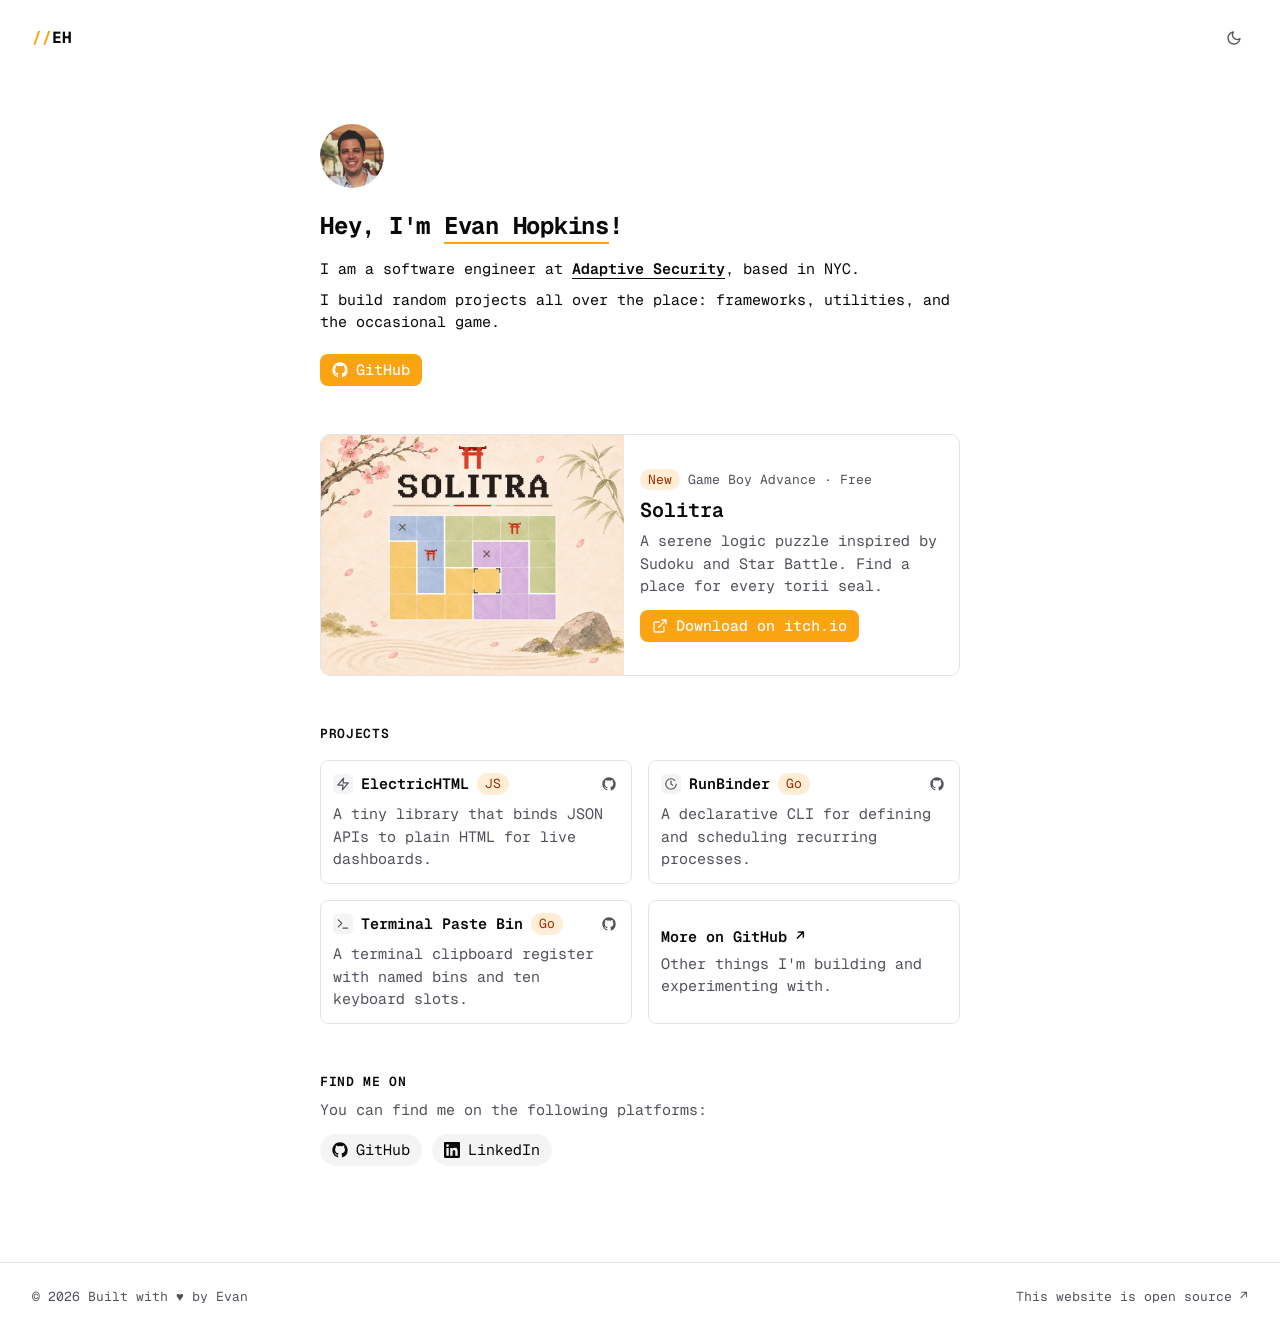
<file: index.html>
<!doctype html>
<html lang="en">
  <head>
    <meta charset="utf-8" />
    <meta name="viewport" content="width=device-width, initial-scale=1" />
    <title>Evan Hopkins</title>
    <meta
      name="description"
      content="Software engineer at Adaptive Security, based in NYC. I build random projects all over the place: frameworks, utilities, and the occasional game."
    />
    <meta property="og:type" content="website" />
    <meta property="og:url" content="https://evanjhopkins.com/" />
    <meta property="og:title" content="Evan Hopkins" />
    <meta
      property="og:description"
      content="Software engineer at Adaptive Security, based in NYC. I build random projects all over the place: frameworks, utilities, and the occasional game."
    />
    <link
      rel="icon"
      href="data:image/svg+xml,%3Csvg xmlns='http://www.w3.org/2000/svg' viewBox='0 0 32 32'%3E%3Crect width='32' height='32' rx='7' fill='%2309090b'/%3E%3Cpath d='M12 23 18 9M18 23 24 9' stroke='%23fca311' stroke-width='3' stroke-linecap='round'/%3E%3C/svg%3E"
    />
    <link rel="preconnect" href="https://fonts.googleapis.com" />
    <link rel="preconnect" href="https://fonts.gstatic.com" crossorigin />
    <link
      href="https://fonts.googleapis.com/css2?family=Geist+Mono:wght@400;500;600;700&display=swap"
      rel="stylesheet"
    />
    <script src="assets/site.js"></script>
<link rel="stylesheet" href="assets/site.css" />
    <style>
      .avatar {
        display: block;
        width: 64px;
        height: 64px;
        border-radius: 50%;
        object-fit: cover;
      }

      /* featured project */
      .feature {
        display: grid;
        grid-template-columns: minmax(0, 0.95fr) minmax(0, 1.05fr);
        border: 1px solid var(--border);
        border-radius: 10px;
        background: var(--card);
        overflow: hidden;
      }

      .feature-media {
        min-height: 200px;
      }

      .feature-media img {
        display: block;
        width: 100%;
        height: 100%;
        object-fit: cover;
      }

      .feature-body {
        display: flex;
        flex-direction: column;
        align-items: flex-start;
        justify-content: center;
        gap: 8px;
        padding: 16px;
      }

      .feature-meta {
        display: flex;
        align-items: center;
        gap: 8px;
        margin: 0;
        color: var(--muted-fg);
        font-size: 13px;
      }

      .feature-title {
        margin: 0;
        font-size: 20px;
        font-weight: 600;
        line-height: 1.2;
        letter-spacing: normal;
        text-transform: none;
      }

      .feature-title a:hover {
        text-decoration: underline;
        text-underline-offset: 3px;
      }

      .feature-desc {
        margin: 0;
        color: var(--muted-fg);
      }

      .feature-body .btn {
        margin-top: 4px;
      }

      @media (max-width: 560px) {
        .feature {
          grid-template-columns: 1fr;
        }

        .feature-media {
          min-height: 0;
          aspect-ratio: 1260 / 1000;
        }
      }
    </style>
  </head>
  <body>
    <header class="site-header">
      <a class="logo" href="/"><span>//</span>EH</a>
      <button class="theme-toggle" id="theme-toggle" type="button" aria-label="Toggle theme">
        <svg
          class="moon"
          viewBox="0 0 24 24"
          fill="none"
          stroke="currentColor"
          stroke-width="2"
          stroke-linecap="round"
          stroke-linejoin="round"
          aria-hidden="true"
        >
          <path d="M21 12.79A9 9 0 1 1 11.21 3 7 7 0 0 0 21 12.79z" />
        </svg>
        <svg
          class="sun"
          viewBox="0 0 24 24"
          fill="none"
          stroke="currentColor"
          stroke-width="2"
          stroke-linecap="round"
          stroke-linejoin="round"
          aria-hidden="true"
        >
          <circle cx="12" cy="12" r="4" />
          <path
            d="M12 2v2M12 20v2M4.93 4.93l1.41 1.41M17.66 17.66l1.41 1.41M2 12h2M20 12h2M6.34 17.66l-1.41 1.41M19.07 4.93l-1.41 1.41"
          />
        </svg>
      </button>
    </header>

    <main>
      <img class="avatar" src="avatar.jpg" alt="Evan Hopkins" width="64" height="64" />

      <h1>Hey, I'm <span class="name">Evan Hopkins</span>!</h1>

      <div class="intro">
        <p>
          I am a software engineer at
          <a href="https://www.adaptivesecurity.com/">Adaptive Security</a>, based in NYC.
        </p>
        <p>
          I build random projects all over the place: frameworks, utilities, and the occasional
          game.
        </p>
      </div>

      <div class="actions">
        <a class="btn btn-primary" href="https://github.com/evanjhopkins">
          <svg viewBox="0 0 24 24" fill="currentColor" aria-hidden="true">
            <path
              d="M12 .5C5.73.5.5 5.73.5 12c0 5.08 3.29 9.39 7.86 10.91.58.1.79-.25.79-.55v-2.1c-3.2.7-3.88-1.37-3.88-1.37-.53-1.34-1.29-1.7-1.29-1.7-1.05-.72.08-.7.08-.7 1.16.08 1.77 1.19 1.77 1.19 1.03 1.77 2.7 1.26 3.36.96.1-.75.4-1.26.73-1.55-2.55-.29-5.24-1.28-5.24-5.68 0-1.26.45-2.29 1.19-3.1-.12-.29-.52-1.46.11-3.05 0 0 .97-.31 3.18 1.18a11.1 11.1 0 0 1 5.79 0c2.2-1.49 3.17-1.18 3.17-1.18.63 1.59.23 2.76.11 3.05.74.81 1.19 1.84 1.19 3.1 0 4.41-2.69 5.38-5.25 5.67.41.36.78 1.06.78 2.14v3.17c0 .3.21.66.8.55A11.5 11.5 0 0 0 23.5 12C23.5 5.73 18.27.5 12 .5z"
            />
          </svg>
          GitHub
        </a>
      </div>

      <section>
        <article class="feature">
          <div class="feature-media">
            <img
              src="assets/solitra-cover.jpg"
              alt="Solitra cover art: a torii seal puzzle grid on washi paper with cherry blossoms"
              width="900"
              height="714"
            />
          </div>
          <div class="feature-body">
            <p class="feature-meta"><span class="badge">New</span> Game Boy Advance · Free</p>
            <h2 class="feature-title">
              <a href="https://evanjhopkins.itch.io/solitra">Solitra</a>
            </h2>
            <p class="feature-desc">
              A serene logic puzzle inspired by Sudoku and Star Battle. Find a place for every
              torii seal.
            </p>
            <a class="btn btn-primary" href="https://evanjhopkins.itch.io/solitra">
              <svg
                viewBox="0 0 24 24"
                fill="none"
                stroke="currentColor"
                stroke-width="2"
                stroke-linecap="round"
                stroke-linejoin="round"
                aria-hidden="true"
              >
                <path d="M15 3h6v6" />
                <path d="M10 14 21 3" />
                <path d="M18 13v6a2 2 0 0 1-2 2H5a2 2 0 0 1-2-2V8a2 2 0 0 1 2-2h6" />
              </svg>
              Download on itch.io
            </a>
          </div>
        </article>
      </section>

      <section>
        <h2>Projects</h2>
        <div class="cards">
          <article class="card">
            <div class="card-head">
              <span class="card-icon" aria-hidden="true">
                <svg
                  viewBox="0 0 24 24"
                  fill="none"
                  stroke="currentColor"
                  stroke-width="2"
                  stroke-linecap="round"
                  stroke-linejoin="round"
                >
                  <path d="M13 2 3 14h9l-1 8 10-12h-9l1-8z" />
                </svg>
              </span>
              <a class="card-title" href="projects/electrichtml/">ElectricHTML</a>
              <span class="badge">JS</span>
              <a
                class="card-repo"
                href="https://github.com/evanjhopkins/ElectricHTML"
                aria-label="ElectricHTML on GitHub"
              >
                <svg viewBox="0 0 24 24" fill="currentColor" aria-hidden="true">
                  <path
                    d="M12 .5C5.73.5.5 5.73.5 12c0 5.08 3.29 9.39 7.86 10.91.58.1.79-.25.79-.55v-2.1c-3.2.7-3.88-1.37-3.88-1.37-.53-1.34-1.29-1.7-1.29-1.7-1.05-.72.08-.7.08-.7 1.16.08 1.77 1.19 1.77 1.19 1.03 1.77 2.7 1.26 3.36.96.1-.75.4-1.26.73-1.55-2.55-.29-5.24-1.28-5.24-5.68 0-1.26.45-2.29 1.19-3.1-.12-.29-.52-1.46.11-3.05 0 0 .97-.31 3.18 1.18a11.1 11.1 0 0 1 5.79 0c2.2-1.49 3.17-1.18 3.17-1.18.63 1.59.23 2.76.11 3.05.74.81 1.19 1.84 1.19 3.1 0 4.41-2.69 5.38-5.25 5.67.41.36.78 1.06.78 2.14v3.17c0 .3.21.66.8.55A11.5 11.5 0 0 0 23.5 12C23.5 5.73 18.27.5 12 .5z"
                  />
                </svg>
              </a>
            </div>
            <p class="card-desc">
              A tiny library that binds JSON APIs to plain HTML for live dashboards.
            </p>
          </article>

          <article class="card">
            <div class="card-head">
              <span class="card-icon" aria-hidden="true">
                <svg
                  viewBox="0 0 24 24"
                  fill="none"
                  stroke="currentColor"
                  stroke-width="2"
                  stroke-linecap="round"
                  stroke-linejoin="round"
                >
                  <path d="M21 12a9 9 0 1 1-9-9c2.52 0 4.85 1.03 6.51 2.71" />
                  <path d="M12 7v5l3 2" />
                </svg>
              </span>
              <a class="card-title" href="projects/runbinder/">RunBinder</a>
              <span class="badge">Go</span>
              <a
                class="card-repo"
                href="https://github.com/evanjhopkins/runbinder"
                aria-label="RunBinder on GitHub"
              >
                <svg viewBox="0 0 24 24" fill="currentColor" aria-hidden="true">
                  <path
                    d="M12 .5C5.73.5.5 5.73.5 12c0 5.08 3.29 9.39 7.86 10.91.58.1.79-.25.79-.55v-2.1c-3.2.7-3.88-1.37-3.88-1.37-.53-1.34-1.29-1.7-1.29-1.7-1.05-.72.08-.7.08-.7 1.16.08 1.77 1.19 1.77 1.19 1.03 1.77 2.7 1.26 3.36.96.1-.75.4-1.26.73-1.55-2.55-.29-5.24-1.28-5.24-5.68 0-1.26.45-2.29 1.19-3.1-.12-.29-.52-1.46.11-3.05 0 0 .97-.31 3.18 1.18a11.1 11.1 0 0 1 5.79 0c2.2-1.49 3.17-1.18 3.17-1.18.63 1.59.23 2.76.11 3.05.74.81 1.19 1.84 1.19 3.1 0 4.41-2.69 5.38-5.25 5.67.41.36.78 1.06.78 2.14v3.17c0 .3.21.66.8.55A11.5 11.5 0 0 0 23.5 12C23.5 5.73 18.27.5 12 .5z"
                  />
                </svg>
              </a>
            </div>
            <p class="card-desc">
              A declarative CLI for defining and scheduling recurring processes.
            </p>
          </article>

          <article class="card">
            <div class="card-head">
              <span class="card-icon" aria-hidden="true">
                <svg
                  viewBox="0 0 24 24"
                  fill="none"
                  stroke="currentColor"
                  stroke-width="2"
                  stroke-linecap="round"
                  stroke-linejoin="round"
                >
                  <path d="m4 17 6-6-6-6" />
                  <path d="M12 19h8" />
                </svg>
              </span>
              <a class="card-title" href="projects/terminal-paste-bin/">Terminal Paste Bin</a>
              <span class="badge">Go</span>
              <a
                class="card-repo"
                href="https://github.com/evanjhopkins/terminal-paste-bin"
                aria-label="Terminal Paste Bin on GitHub"
              >
                <svg viewBox="0 0 24 24" fill="currentColor" aria-hidden="true">
                  <path
                    d="M12 .5C5.73.5.5 5.73.5 12c0 5.08 3.29 9.39 7.86 10.91.58.1.79-.25.79-.55v-2.1c-3.2.7-3.88-1.37-3.88-1.37-.53-1.34-1.29-1.7-1.29-1.7-1.05-.72.08-.7.08-.7 1.16.08 1.77 1.19 1.77 1.19 1.03 1.77 2.7 1.26 3.36.96.1-.75.4-1.26.73-1.55-2.55-.29-5.24-1.28-5.24-5.68 0-1.26.45-2.29 1.19-3.1-.12-.29-.52-1.46.11-3.05 0 0 .97-.31 3.18 1.18a11.1 11.1 0 0 1 5.79 0c2.2-1.49 3.17-1.18 3.17-1.18.63 1.59.23 2.76.11 3.05.74.81 1.19 1.84 1.19 3.1 0 4.41-2.69 5.38-5.25 5.67.41.36.78 1.06.78 2.14v3.17c0 .3.21.66.8.55A11.5 11.5 0 0 0 23.5 12C23.5 5.73 18.27.5 12 .5z"
                  />
                </svg>
              </a>
            </div>
            <p class="card-desc">
              A terminal clipboard register with named bins and ten keyboard slots.
            </p>
          </article>

          <a class="card card-more" href="https://github.com/evanjhopkins?tab=repositories">
            <span class="card-more-title">More on GitHub ↗</span>
            <span>Other things I'm building and experimenting with.</span>
          </a>
        </div>
      </section>

      <section>
        <h2>Find me on</h2>
        <p class="section-lede">You can find me on the following platforms:</p>
        <div class="pills">
          <a class="pill" href="https://github.com/evanjhopkins">
            <svg viewBox="0 0 24 24" fill="currentColor" aria-hidden="true">
              <path
                d="M12 .5C5.73.5.5 5.73.5 12c0 5.08 3.29 9.39 7.86 10.91.58.1.79-.25.79-.55v-2.1c-3.2.7-3.88-1.37-3.88-1.37-.53-1.34-1.29-1.7-1.29-1.7-1.05-.72.08-.7.08-.7 1.16.08 1.77 1.19 1.77 1.19 1.03 1.77 2.7 1.26 3.36.96.1-.75.4-1.26.73-1.55-2.55-.29-5.24-1.28-5.24-5.68 0-1.26.45-2.29 1.19-3.1-.12-.29-.52-1.46.11-3.05 0 0 .97-.31 3.18 1.18a11.1 11.1 0 0 1 5.79 0c2.2-1.49 3.17-1.18 3.17-1.18.63 1.59.23 2.76.11 3.05.74.81 1.19 1.84 1.19 3.1 0 4.41-2.69 5.38-5.25 5.67.41.36.78 1.06.78 2.14v3.17c0 .3.21.66.8.55A11.5 11.5 0 0 0 23.5 12C23.5 5.73 18.27.5 12 .5z"
              />
            </svg>
            GitHub
          </a>
          <a class="pill" href="https://www.linkedin.com/in/evan-hopkins-90482217b">
            <svg viewBox="0 0 24 24" fill="currentColor" aria-hidden="true">
              <path
                d="M20.45 20.45h-3.56v-5.57c0-1.33-.02-3.04-1.85-3.04-1.85 0-2.14 1.45-2.14 2.94v5.67H9.35V9h3.41v1.56h.05c.48-.9 1.64-1.85 3.37-1.85 3.6 0 4.27 2.37 4.27 5.46v6.28zM5.34 7.43a2.06 2.06 0 1 1 0-4.13 2.06 2.06 0 0 1 0 4.13zM7.12 20.45H3.56V9h3.56v11.45zM22.22 0H1.77C.79 0 0 .77 0 1.72v20.56C0 23.23.79 24 1.77 24h20.45c.98 0 1.78-.77 1.78-1.72V1.72C24 .77 23.2 0 22.22 0z"
              />
            </svg>
            LinkedIn
          </a>
        </div>
      </section>
    </main>

    <footer class="site-footer">
      <span>© 2026 Built with ♥ by Evan</span>
      <a href="https://github.com/evanjhopkins/evanjhopkins.com">This website is open source ↗</a>
    </footer>
  </body>
</html>
</file>
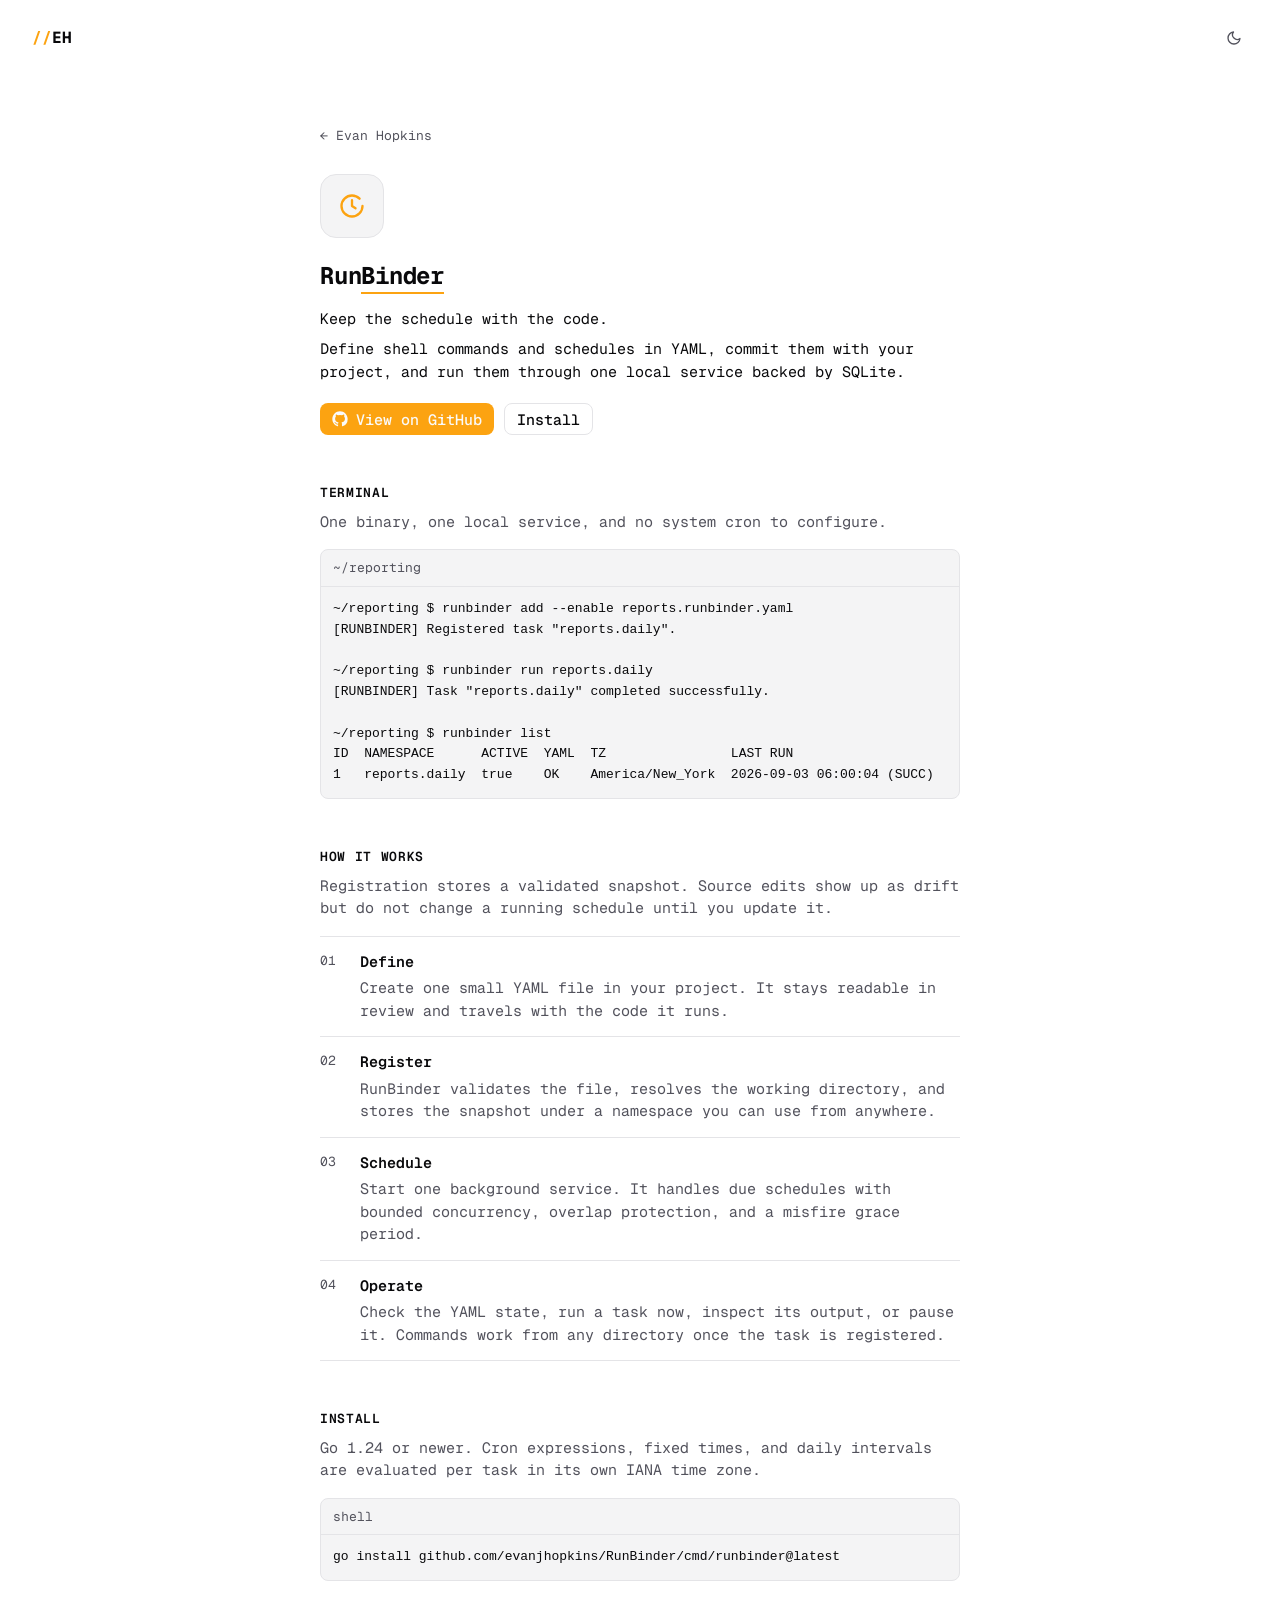
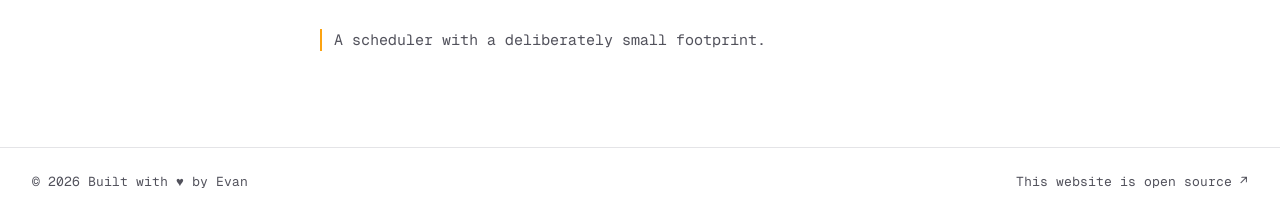
<file: projects/runbinder/index.html>
<!doctype html>
<html lang="en">
  <head>
    <meta charset="utf-8" />
    <meta name="viewport" content="width=device-width, initial-scale=1" />
    <title>RunBinder | Evan Hopkins</title>
    <meta
      name="description"
      content="Keep the schedule with the code. Define shell commands and schedules in YAML, commit them with your project, and run them through one local service backed by SQLite."
    />
    <meta property="og:type" content="article" />
    <meta property="og:url" content="https://evanjhopkins.com/projects/runbinder/" />
    <meta property="og:title" content="RunBinder" />
    <meta
      property="og:description"
      content="Keep the schedule with the code. Define shell commands and schedules in YAML, commit them with your project, and run them through one local service backed by SQLite."
    />
    <link
      rel="icon"
      href="data:image/svg+xml,%3Csvg xmlns='http://www.w3.org/2000/svg' viewBox='0 0 32 32'%3E%3Crect width='32' height='32' rx='7' fill='%2309090b'/%3E%3Cpath d='M12 23 18 9M18 23 24 9' stroke='%23fca311' stroke-width='3' stroke-linecap='round'/%3E%3C/svg%3E"
    />
    <link rel="preconnect" href="https://fonts.googleapis.com" />
    <link rel="preconnect" href="https://fonts.gstatic.com" crossorigin />
    <link
      href="https://fonts.googleapis.com/css2?family=Geist+Mono:wght@400;500;600;700&display=swap"
      rel="stylesheet"
    />
    <script src="../../assets/site.js"></script>
    <link rel="stylesheet" href="../../assets/site.css" />
    <link rel="stylesheet" href="../../assets/project.css" />
  </head>
  <body>
    <header class="site-header">
      <a class="logo" href="../../"><span>//</span>EH</a>
      <button class="theme-toggle" id="theme-toggle" type="button" aria-label="Toggle theme">
        <svg
          class="moon"
          viewBox="0 0 24 24"
          fill="none"
          stroke="currentColor"
          stroke-width="2"
          stroke-linecap="round"
          stroke-linejoin="round"
          aria-hidden="true"
        >
          <path d="M21 12.79A9 9 0 1 1 11.21 3 7 7 0 0 0 21 12.79z" />
        </svg>
        <svg
          class="sun"
          viewBox="0 0 24 24"
          fill="none"
          stroke="currentColor"
          stroke-width="2"
          stroke-linecap="round"
          stroke-linejoin="round"
          aria-hidden="true"
        >
          <circle cx="12" cy="12" r="4" />
          <path
            d="M12 2v2M12 20v2M4.93 4.93l1.41 1.41M17.66 17.66l1.41 1.41M2 12h2M20 12h2M6.34 17.66l-1.41 1.41M19.07 4.93l-1.41 1.41"
          />
        </svg>
      </button>
    </header>

    <main>
      <a class="back" href="../../">← Evan Hopkins</a>

      <div class="project-icon" aria-hidden="true">
        <svg
          viewBox="0 0 24 24"
          fill="none"
          stroke="currentColor"
          stroke-width="2"
          stroke-linecap="round"
          stroke-linejoin="round"
        >
          <path d="M21 12a9 9 0 1 1-9-9c2.52 0 4.85 1.03 6.51 2.71" />
          <path d="M12 7v5l3 2" />
        </svg>
      </div>

      <h1>Run<span class="name">Binder</span></h1>

      <div class="intro">
        <p>Keep the schedule with the code.</p>
        <p>
          Define shell commands and schedules in YAML, commit them with your project, and run
          them through one local service backed by SQLite.
        </p>
      </div>

      <div class="actions">
        <a class="btn btn-primary" href="https://github.com/evanjhopkins/runbinder">
          <svg viewBox="0 0 24 24" fill="currentColor" aria-hidden="true">
            <path
              d="M12 .5C5.73.5.5 5.73.5 12c0 5.08 3.29 9.39 7.86 10.91.58.1.79-.25.79-.55v-2.1c-3.2.7-3.88-1.37-3.88-1.37-.53-1.34-1.29-1.7-1.29-1.7-1.05-.72.08-.7.08-.7 1.16.08 1.77 1.19 1.77 1.19 1.03 1.77 2.7 1.26 3.36.96.1-.75.4-1.26.73-1.55-2.55-.29-5.24-1.28-5.24-5.68 0-1.26.45-2.29 1.19-3.1-.12-.29-.52-1.46.11-3.05 0 0 .97-.31 3.18 1.18a11.1 11.1 0 0 1 5.79 0c2.2-1.49 3.17-1.18 3.17-1.18.63 1.59.23 2.76.11 3.05.74.81 1.19 1.84 1.19 3.1 0 4.41-2.69 5.38-5.25 5.67.41.36.78 1.06.78 2.14v3.17c0 .3.21.66.8.55A11.5 11.5 0 0 0 23.5 12C23.5 5.73 18.27.5 12 .5z"
            />
          </svg>
          View on GitHub
        </a>
        <a class="btn btn-outline" href="#install">Install</a>
      </div>

      <section>
        <h2>Terminal</h2>
        <p class="section-lede">
          One binary, one local service, and no system cron to configure.
        </p>

        <figure class="code">
          <figcaption>~/reporting</figcaption>
          <pre><code>~/reporting $ runbinder add --enable reports.runbinder.yaml
[RUNBINDER] Registered task "reports.daily".

~/reporting $ runbinder run reports.daily
[RUNBINDER] Task "reports.daily" completed successfully.

~/reporting $ runbinder list
ID  NAMESPACE      ACTIVE  YAML  TZ                LAST RUN
1   reports.daily  true    OK    America/New_York  2026-09-03 06:00:04 (SUCC)</code></pre>
        </figure>
      </section>

      <section>
        <h2>How it works</h2>
        <p class="section-lede">
          Registration stores a validated snapshot. Source edits show up as drift but do not
          change a running schedule until you update it.
        </p>

        <ol class="principles">
          <li>
            <span class="num">01</span>
            <div>
              <h3>Define</h3>
              <p>
                Create one small YAML file in your project. It stays readable in review and
                travels with the code it runs.
              </p>
            </div>
          </li>
          <li>
            <span class="num">02</span>
            <div>
              <h3>Register</h3>
              <p>
                RunBinder validates the file, resolves the working directory, and stores the
                snapshot under a namespace you can use from anywhere.
              </p>
            </div>
          </li>
          <li>
            <span class="num">03</span>
            <div>
              <h3>Schedule</h3>
              <p>
                Start one background service. It handles due schedules with bounded
                concurrency, overlap protection, and a misfire grace period.
              </p>
            </div>
          </li>
          <li>
            <span class="num">04</span>
            <div>
              <h3>Operate</h3>
              <p>
                Check the YAML state, run a task now, inspect its output, or pause it. Commands
                work from any directory once the task is registered.
              </p>
            </div>
          </li>
        </ol>
      </section>

      <section id="install">
        <h2>Install</h2>
        <p class="section-lede">
          Go 1.24 or newer. Cron expressions, fixed times, and daily intervals are evaluated
          per task in its own IANA time zone.
        </p>

        <figure class="code">
          <figcaption>shell</figcaption>
          <pre><code>go install github.com/evanjhopkins/RunBinder/cmd/runbinder@latest</code></pre>
        </figure>
      </section>

      <p class="quote">A scheduler with a deliberately small footprint.</p>
    </main>

    <footer class="site-footer">
      <span>© 2026 Built with ♥ by Evan</span>
      <a href="https://github.com/evanjhopkins/evanjhopkins.com">This website is open source ↗</a>
    </footer>
  </body>
</html>
</file>
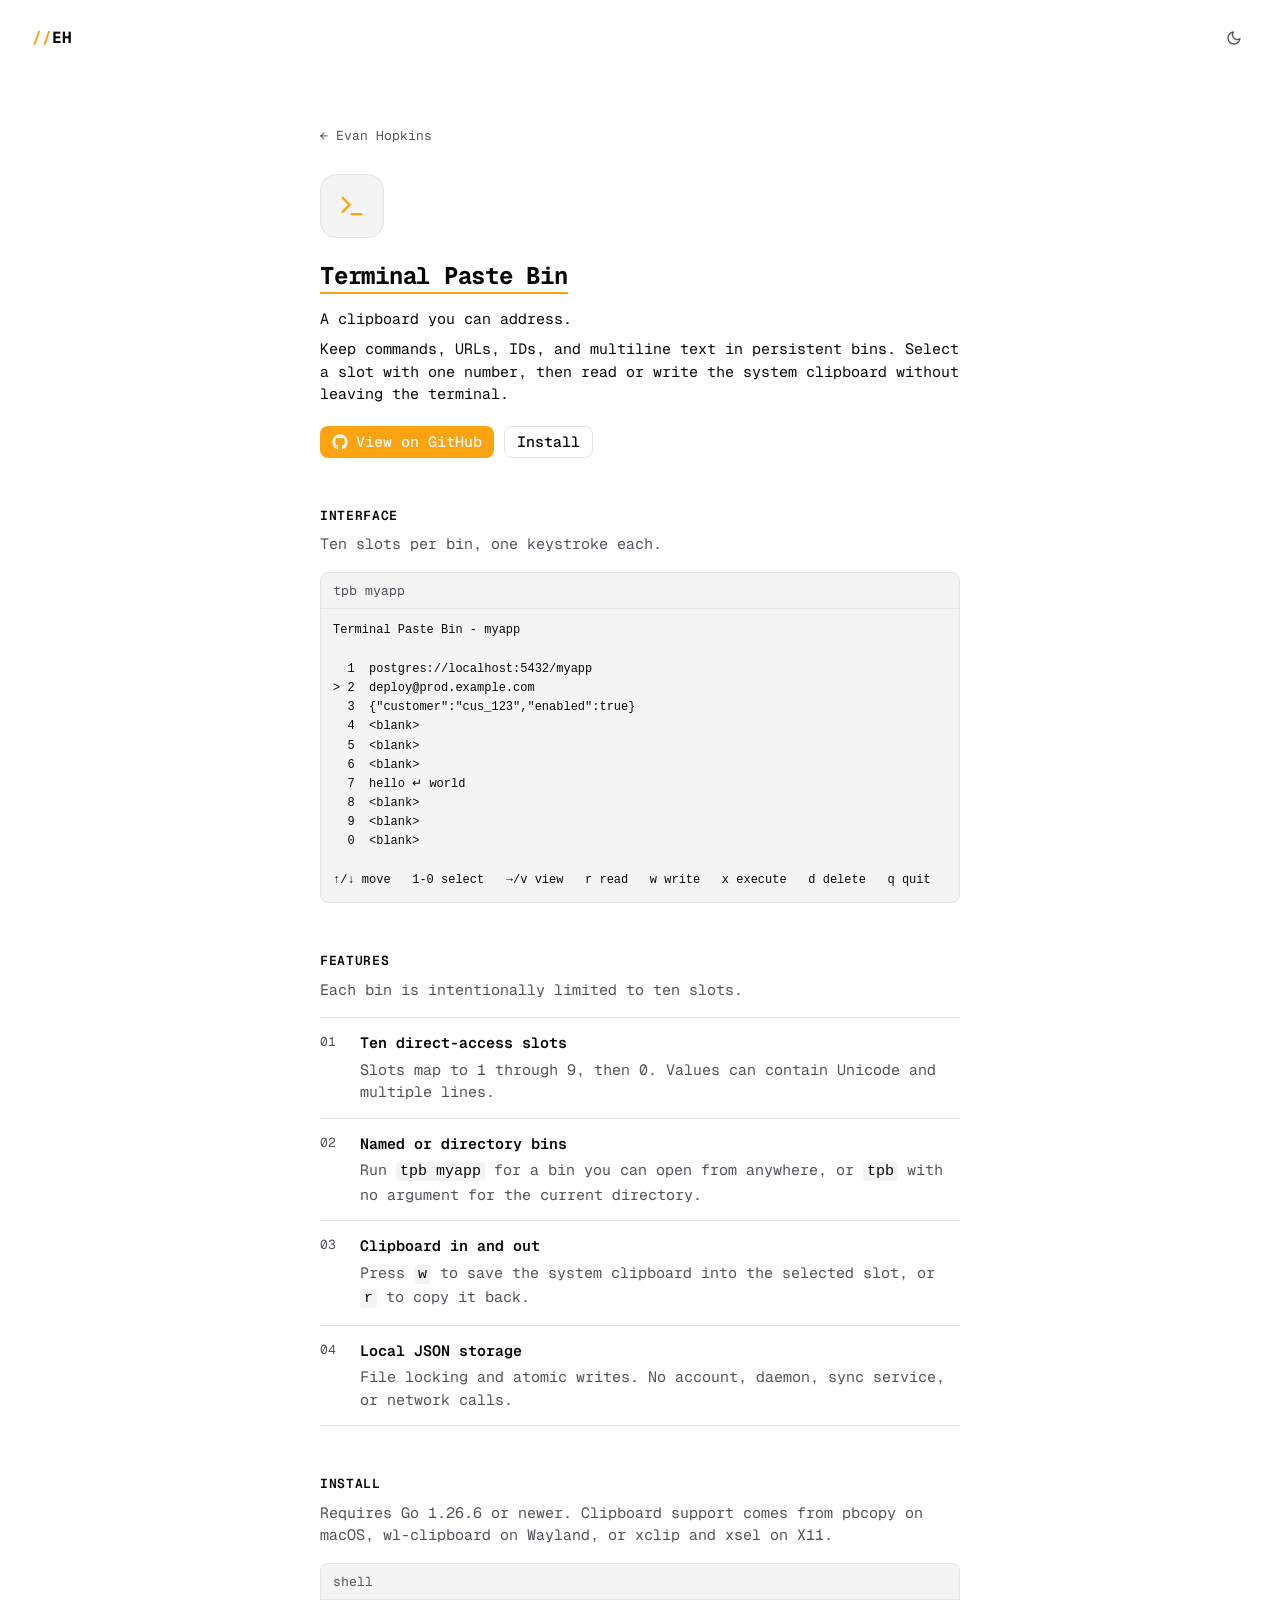
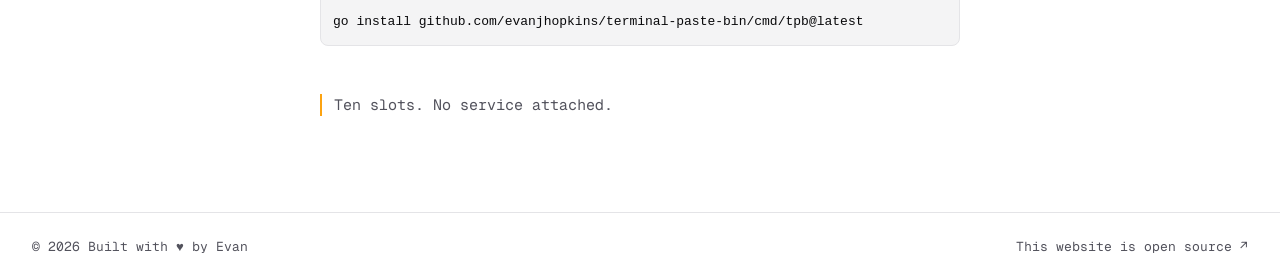
<file: projects/terminal-paste-bin/index.html>
<!doctype html>
<html lang="en">
  <head>
    <meta charset="utf-8" />
    <meta name="viewport" content="width=device-width, initial-scale=1" />
    <title>Terminal Paste Bin | Evan Hopkins</title>
    <meta
      name="description"
      content="A clipboard you can address. Keep commands, URLs, IDs, and multiline text in persistent bins, then read or write the system clipboard without leaving the terminal."
    />
    <meta property="og:type" content="article" />
    <meta
      property="og:url"
      content="https://evanjhopkins.com/projects/terminal-paste-bin/"
    />
    <meta property="og:title" content="Terminal Paste Bin" />
    <meta
      property="og:description"
      content="A clipboard you can address. Keep commands, URLs, IDs, and multiline text in persistent bins, then read or write the system clipboard without leaving the terminal."
    />
    <link
      rel="icon"
      href="data:image/svg+xml,%3Csvg xmlns='http://www.w3.org/2000/svg' viewBox='0 0 32 32'%3E%3Crect width='32' height='32' rx='7' fill='%2309090b'/%3E%3Cpath d='M12 23 18 9M18 23 24 9' stroke='%23fca311' stroke-width='3' stroke-linecap='round'/%3E%3C/svg%3E"
    />
    <link rel="preconnect" href="https://fonts.googleapis.com" />
    <link rel="preconnect" href="https://fonts.gstatic.com" crossorigin />
    <link
      href="https://fonts.googleapis.com/css2?family=Geist+Mono:wght@400;500;600;700&display=swap"
      rel="stylesheet"
    />
    <script src="../../assets/site.js"></script>
    <link rel="stylesheet" href="../../assets/site.css" />
    <link rel="stylesheet" href="../../assets/project.css" />
    <style>
      .tui pre {
        font-size: 12px;
      }
    </style>
  </head>
  <body>
    <header class="site-header">
      <a class="logo" href="../../"><span>//</span>EH</a>
      <button class="theme-toggle" id="theme-toggle" type="button" aria-label="Toggle theme">
        <svg
          class="moon"
          viewBox="0 0 24 24"
          fill="none"
          stroke="currentColor"
          stroke-width="2"
          stroke-linecap="round"
          stroke-linejoin="round"
          aria-hidden="true"
        >
          <path d="M21 12.79A9 9 0 1 1 11.21 3 7 7 0 0 0 21 12.79z" />
        </svg>
        <svg
          class="sun"
          viewBox="0 0 24 24"
          fill="none"
          stroke="currentColor"
          stroke-width="2"
          stroke-linecap="round"
          stroke-linejoin="round"
          aria-hidden="true"
        >
          <circle cx="12" cy="12" r="4" />
          <path
            d="M12 2v2M12 20v2M4.93 4.93l1.41 1.41M17.66 17.66l1.41 1.41M2 12h2M20 12h2M6.34 17.66l-1.41 1.41M19.07 4.93l-1.41 1.41"
          />
        </svg>
      </button>
    </header>

    <main>
      <a class="back" href="../../">← Evan Hopkins</a>

      <div class="project-icon" aria-hidden="true">
        <svg
          viewBox="0 0 24 24"
          fill="none"
          stroke="currentColor"
          stroke-width="2"
          stroke-linecap="round"
          stroke-linejoin="round"
        >
          <path d="m4 17 6-6-6-6" />
          <path d="M12 19h8" />
        </svg>
      </div>

      <h1><span class="name">Terminal Paste Bin</span></h1>

      <div class="intro">
        <p>A clipboard you can address.</p>
        <p>
          Keep commands, URLs, IDs, and multiline text in persistent bins. Select a slot with
          one number, then read or write the system clipboard without leaving the terminal.
        </p>
      </div>

      <div class="actions">
        <a class="btn btn-primary" href="https://github.com/evanjhopkins/terminal-paste-bin">
          <svg viewBox="0 0 24 24" fill="currentColor" aria-hidden="true">
            <path
              d="M12 .5C5.73.5.5 5.73.5 12c0 5.08 3.29 9.39 7.86 10.91.58.1.79-.25.79-.55v-2.1c-3.2.7-3.88-1.37-3.88-1.37-.53-1.34-1.29-1.7-1.29-1.7-1.05-.72.08-.7.08-.7 1.16.08 1.77 1.19 1.77 1.19 1.03 1.77 2.7 1.26 3.36.96.1-.75.4-1.26.73-1.55-2.55-.29-5.24-1.28-5.24-5.68 0-1.26.45-2.29 1.19-3.1-.12-.29-.52-1.46.11-3.05 0 0 .97-.31 3.18 1.18a11.1 11.1 0 0 1 5.79 0c2.2-1.49 3.17-1.18 3.17-1.18.63 1.59.23 2.76.11 3.05.74.81 1.19 1.84 1.19 3.1 0 4.41-2.69 5.38-5.25 5.67.41.36.78 1.06.78 2.14v3.17c0 .3.21.66.8.55A11.5 11.5 0 0 0 23.5 12C23.5 5.73 18.27.5 12 .5z"
            />
          </svg>
          View on GitHub
        </a>
        <a class="btn btn-outline" href="#install">Install</a>
      </div>

      <section>
        <h2>Interface</h2>
        <p class="section-lede">Ten slots per bin, one keystroke each.</p>

        <figure class="code tui">
          <figcaption>tpb myapp</figcaption>
          <pre><code>Terminal Paste Bin - myapp

  1  postgres://localhost:5432/myapp
&gt; 2  deploy@prod.example.com
  3  {"customer":"cus_123","enabled":true}
  4  &lt;blank&gt;
  5  &lt;blank&gt;
  6  &lt;blank&gt;
  7  hello ↵ world
  8  &lt;blank&gt;
  9  &lt;blank&gt;
  0  &lt;blank&gt;

↑/↓ move   1-0 select   →/v view   r read   w write   x execute   d delete   q quit</code></pre>
        </figure>
      </section>

      <section>
        <h2>Features</h2>
        <p class="section-lede">Each bin is intentionally limited to ten slots.</p>

        <ol class="principles">
          <li>
            <span class="num">01</span>
            <div>
              <h3>Ten direct-access slots</h3>
              <p>
                Slots map to 1 through 9, then 0. Values can contain Unicode and multiple
                lines.
              </p>
            </div>
          </li>
          <li>
            <span class="num">02</span>
            <div>
              <h3>Named or directory bins</h3>
              <p>
                Run <code>tpb myapp</code> for a bin you can open from anywhere, or
                <code>tpb</code> with no argument for the current directory.
              </p>
            </div>
          </li>
          <li>
            <span class="num">03</span>
            <div>
              <h3>Clipboard in and out</h3>
              <p>
                Press <code>w</code> to save the system clipboard into the selected slot, or
                <code>r</code> to copy it back.
              </p>
            </div>
          </li>
          <li>
            <span class="num">04</span>
            <div>
              <h3>Local JSON storage</h3>
              <p>
                File locking and atomic writes. No account, daemon, sync service, or network
                calls.
              </p>
            </div>
          </li>
        </ol>
      </section>

      <section id="install">
        <h2>Install</h2>
        <p class="section-lede">
          Requires Go 1.26.6 or newer. Clipboard support comes from pbcopy on macOS,
          wl-clipboard on Wayland, or xclip and xsel on X11.
        </p>

        <figure class="code">
          <figcaption>shell</figcaption>
          <pre><code>go install github.com/evanjhopkins/terminal-paste-bin/cmd/tpb@latest</code></pre>
        </figure>
      </section>

      <p class="quote">Ten slots. No service attached.</p>
    </main>

    <footer class="site-footer">
      <span>© 2026 Built with ♥ by Evan</span>
      <a href="https://github.com/evanjhopkins/evanjhopkins.com">This website is open source ↗</a>
    </footer>
  </body>
</html>
</file>
<file: assets/site.css>
:root {
  --bg: #fff;
  --fg: #09090b;
  --primary: #fca311;
  --primary-fg: #fafafa;
  --muted: #f4f4f5;
  --muted-fg: #52525c;
  --card: #fff;
  --border: #e4e4e7;
  --ring: #9f9fa9;
  --font-mono: "Geist Mono", ui-monospace, SFMono-Regular, "SF Mono", Menlo, Consolas,
    monospace;
  color-scheme: light;
}

:root[data-theme="dark"] {
  --bg: #1a1b25;
  --fg: #d4d4d8;
  --primary-fg: #09090b;
  --muted: #27272a;
  --muted-fg: #b8b8bd;
  --card: #181922;
  --border: #27272a;
  --ring: #71717b;
  color-scheme: dark;
}

*,
*::before,
*::after {
  box-sizing: border-box;
}

body {
  margin: 0;
  min-height: 100vh;
  display: flex;
  flex-direction: column;
  background: var(--bg);
  color: var(--fg);
  font-family: var(--font-mono);
  font-size: 15px;
  line-height: 1.5;
  -webkit-font-smoothing: antialiased;
}

a {
  color: inherit;
  text-decoration: none;
}

/* header */
.site-header {
  display: flex;
  align-items: center;
  justify-content: space-between;
  padding: 24px 32px;
}

.logo {
  font-size: 16px;
  font-weight: 700;
}

.logo span {
  color: var(--primary);
}

.theme-toggle {
  display: grid;
  place-items: center;
  width: 28px;
  height: 28px;
  padding: 0;
  border: 0;
  border-radius: 6px;
  background: none;
  color: var(--muted-fg);
  cursor: pointer;
}

.theme-toggle:hover {
  background: var(--muted);
  color: var(--fg);
}

.theme-toggle svg {
  width: 16px;
  height: 16px;
}

.theme-toggle .sun {
  display: none;
}

:root[data-theme="dark"] .theme-toggle .sun {
  display: block;
}

:root[data-theme="dark"] .theme-toggle .moon {
  display: none;
}

/* layout */
main {
  flex: 1;
  width: 100%;
  max-width: 672px;
  margin: 0 auto;
  padding: 48px 16px 96px;
}

h1 {
  margin: 22px 0 0;
  font-size: 24px;
  line-height: 1.35;
  font-weight: 700;
  letter-spacing: -0.01em;
}

h1 .name {
  border-bottom: 2px solid var(--primary);
  padding-bottom: 1px;
}

.intro {
  margin-top: 16px;
}

.intro p {
  margin: 0;
}

.intro p + p {
  margin-top: 8px;
}

.intro a {
  font-weight: 600;
  text-decoration: underline;
  text-decoration-thickness: 1px;
  text-underline-offset: 4px;
}

.intro a:hover {
  color: var(--primary);
}

.actions {
  display: flex;
  flex-wrap: wrap;
  gap: 10px;
  margin-top: 20px;
}

.btn {
  display: inline-flex;
  align-items: center;
  gap: 8px;
  height: 32px;
  padding: 0 12px;
  border-radius: 8px;
  font-size: 15px;
  font-weight: 500;
  line-height: 1;
}

.btn svg {
  width: 16px;
  height: 16px;
}

.btn-primary {
  background: var(--primary);
  color: var(--primary-fg);
}

.btn-primary:hover {
  filter: brightness(0.96);
}

/* sections */
section {
  margin-top: 48px;
}

h2 {
  margin: 0 0 8px;
  font-size: 13px;
  font-weight: 600;
  letter-spacing: 0.05em;
  text-transform: uppercase;
}

.section-lede {
  margin: 0;
  color: var(--muted-fg);
}

/* project cards */
.cards {
  display: grid;
  grid-template-columns: repeat(2, minmax(0, 1fr));
  gap: 16px;
  margin-top: 16px;
}

.card {
  padding: 12px;
  border: 1px solid var(--border);
  border-radius: 8px;
  background: var(--card);
}

.card-head {
  display: flex;
  align-items: center;
  gap: 8px;
}

.card-icon {
  flex: none;
  width: 20px;
  height: 20px;
  display: grid;
  place-items: center;
  border-radius: 5px;
  background: var(--muted);
  color: var(--muted-fg);
}

.card-icon svg {
  width: 14px;
  height: 14px;
}

.card-title {
  font-weight: 600;
}

.card-title:hover {
  text-decoration: underline;
  text-underline-offset: 3px;
}

.badge {
  padding: 1px 8px;
  border-radius: 999px;
  background: #ffedd5;
  color: #9f2d00;
  font-size: 13px;
  white-space: nowrap;
}

:root[data-theme="dark"] .badge {
  background: #441306;
  color: #f05100;
}

.card-repo {
  margin-left: auto;
  display: grid;
  place-items: center;
  width: 20px;
  height: 20px;
  border-radius: 4px;
  color: var(--muted-fg);
}

.card-repo:hover {
  background: var(--muted);
  color: var(--fg);
}

.card-repo svg {
  width: 14px;
  height: 14px;
}

.card-desc {
  margin: 8px 0 0;
  color: var(--muted-fg);
}

.card-more {
  display: flex;
  flex-direction: column;
  justify-content: center;
  gap: 4px;
  color: var(--muted-fg);
}

.card-more:hover {
  border-color: var(--ring);
}

.card-more-title {
  font-weight: 600;
  color: var(--fg);
}

.card-more:hover .card-more-title {
  text-decoration: underline;
  text-underline-offset: 3px;
}

/* pills */
.pills {
  display: flex;
  flex-wrap: wrap;
  gap: 10px;
  margin-top: 12px;
}

.pill {
  display: inline-flex;
  align-items: center;
  gap: 8px;
  height: 32px;
  padding: 0 12px;
  border-radius: 999px;
  background: var(--muted);
}

.pill:hover {
  box-shadow: inset 0 0 0 1px var(--ring);
}

.pill svg {
  width: 16px;
  height: 16px;
}

/* footer */
.site-footer {
  display: flex;
  align-items: center;
  justify-content: space-between;
  gap: 16px;
  padding: 24px 32px;
  border-top: 1px solid var(--border);
  color: var(--muted-fg);
  font-size: 13px;
}

.site-footer a:hover {
  color: var(--fg);
}

@media (max-width: 560px) {
  .site-header {
    padding: 20px;
  }

  main {
    padding: 32px 20px 64px;
  }

  h1 {
    font-size: 22px;
  }

  .cards {
    grid-template-columns: 1fr;
  }

  .site-footer {
    flex-direction: column;
    align-items: flex-start;
    gap: 8px;
    padding: 20px;
  }
}
</file>
<file: assets/project.css>
/* Shared components for /projects/* pages */

.back {
  display: inline-block;
  margin-bottom: 28px;
  color: var(--muted-fg);
  font-size: 13px;
}

.back:hover {
  color: var(--fg);
}

.project-icon {
  display: grid;
  place-items: center;
  width: 64px;
  height: 64px;
  border: 1px solid var(--border);
  border-radius: 16px;
  background: var(--muted);
  color: var(--primary);
}

.project-icon svg {
  width: 28px;
  height: 28px;
}

.btn-outline {
  border: 1px solid var(--border);
  color: var(--fg);
}

.btn-outline:hover {
  border-color: var(--ring);
  background: var(--muted);
}

/* code and terminal blocks */
.code {
  margin: 16px 0 0;
  border: 1px solid var(--border);
  border-radius: 8px;
  background: var(--muted);
  overflow: hidden;
}

.code figcaption {
  padding: 8px 12px;
  border-bottom: 1px solid var(--border);
  color: var(--muted-fg);
  font-size: 13px;
}

.code pre {
  margin: 0;
  padding: 12px;
  overflow-x: auto;
  font-size: 13px;
  line-height: 1.6;
}

.code code {
  font-family: inherit;
}

/* numbered rows */
.principles {
  margin: 16px 0 0;
  padding: 0;
  list-style: none;
  border-top: 1px solid var(--border);
}

.principles li {
  display: grid;
  grid-template-columns: 28px 1fr;
  gap: 12px;
  padding: 14px 0;
  border-bottom: 1px solid var(--border);
}

.num {
  color: var(--muted-fg);
  font-size: 13px;
}

.principles h3 {
  margin: 0 0 4px;
  font-size: 15px;
  font-weight: 600;
}

.principles p {
  margin: 0;
  color: var(--muted-fg);
}

.principles code {
  padding: 1px 4px;
  border-radius: 4px;
  background: var(--muted);
  color: var(--fg);
}

.quote {
  margin: 48px 0 0;
  padding-left: 12px;
  border-left: 2px solid var(--primary);
  color: var(--muted-fg);
}
</file>
